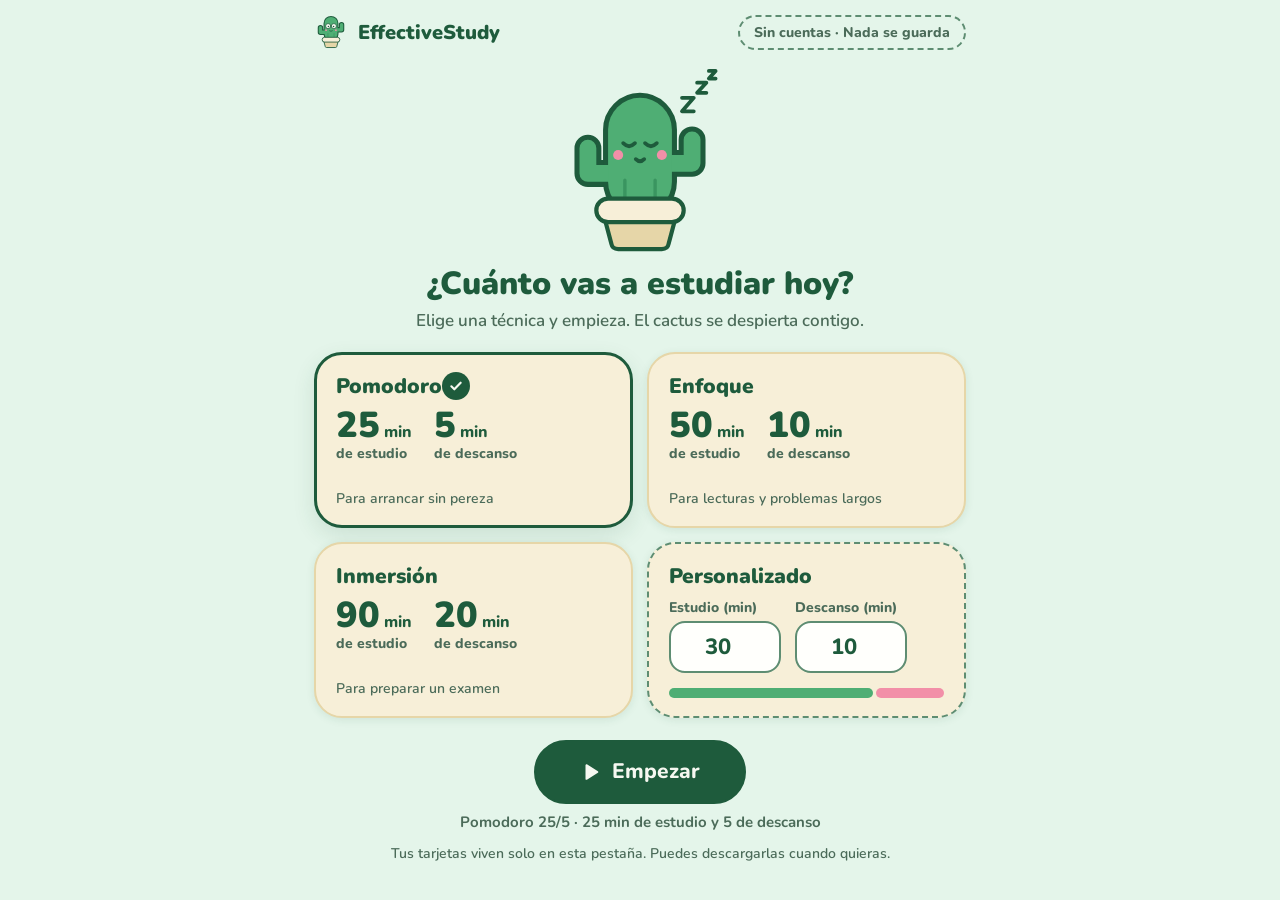
<file: index.html>
<!doctype html>
<html lang="es">
<head>
<meta charset="utf-8">
<meta name="viewport" content="width=device-width, initial-scale=1">
<title>EffectiveStudy</title>
<link rel="icon" type="image/svg+xml" href="data:image/svg+xml,%3Csvg xmlns=%22http://www.w3.org/2000/svg%22 viewBox=%220 0 200 228%22 fill=%22none%22%3E%3Cg fill=%22none%22 stroke=%22%231E5B3C%22 stroke-width=%2232%22 stroke-linecap=%22round%22 stroke-linejoin=%22round%22%3E%3Cpath d=%22M70 130H38V104%22/%3E%3Cpath d=%22M130 116H162V86%22/%3E%3C/g%3E%3Crect x=%2262%22 y=%2240%22 width=%2276%22 height=%22138%22 rx=%2238%22 fill=%22%231E5B3C%22 stroke=%22%231E5B3C%22 stroke-width=%2212%22/%3E%3Cg fill=%22none%22 stroke=%22%234FAE74%22 stroke-width=%2220%22 stroke-linecap=%22round%22 stroke-linejoin=%22round%22%3E%3Cpath d=%22M70 130H38V104%22/%3E%3Cpath d=%22M130 116H162V86%22/%3E%3C/g%3E%3Crect x=%2262%22 y=%2240%22 width=%2276%22 height=%22138%22 rx=%2238%22 fill=%22%234FAE74%22/%3E%3Cpath d=%22M82 138V158M118 138V158%22 stroke=%22%233A9560%22 stroke-width=%224%22 stroke-linecap=%22round%22/%3E%3Ccircle cx=%2283%22 cy=%2294%22 r=%2215%22 fill=%22%23F6F8F1%22 stroke=%22%231E5B3C%22 stroke-width=%224.5%22/%3E%3Ccircle cx=%22117%22 cy=%2294%22 r=%2215%22 fill=%22%23F6F8F1%22 stroke=%22%231E5B3C%22 stroke-width=%224.5%22/%3E%3Cpath d=%22M98 92Q100 89 102 92%22 stroke=%22%231E5B3C%22 stroke-width=%224.5%22 stroke-linecap=%22round%22/%3E%3Ccircle cx=%2285%22 cy=%2296%22 r=%224.5%22 fill=%22%231E5B3C%22/%3E%3Ccircle cx=%22115%22 cy=%2296%22 r=%224.5%22 fill=%22%231E5B3C%22/%3E%3Cpath d=%22M92 122Q100 128 108 122%22 stroke=%22%231E5B3C%22 stroke-width=%224.5%22 stroke-linecap=%22round%22/%3E%3Ccircle cx=%2271%22 cy=%22118%22 r=%225%22 fill=%22%23F28FA8%22/%3E%3Ccircle cx=%22129%22 cy=%22118%22 r=%225%22 fill=%22%23F28FA8%22/%3E%3Cpath d=%22M58 184H142L134 214Q133 220 126 220H74Q67 220 66 214Z%22 fill=%22%23E6D6A8%22 stroke=%22%231E5B3C%22 stroke-width=%225%22 stroke-linejoin=%22round%22/%3E%3Crect x=%2248%22 y=%22160%22 width=%22104%22 height=%2228%22 rx=%2214%22 fill=%22%23F7EFD8%22 stroke=%22%231E5B3C%22 stroke-width=%225%22/%3E%3C/svg%3E">
<link rel="preconnect" href="https://fonts.googleapis.com">
<link rel="preconnect" href="https://fonts.gstatic.com" crossorigin>
<link href="https://fonts.googleapis.com/css2?family=Nunito:wght@500;600;700;800;900&family=JetBrains+Mono:wght@700;800&display=swap" rel="stylesheet">
<link rel="stylesheet" href="css/styles.css">
</head>
<body>
<div class="app">

  <!-- Encabezado: aparece en todas las vistas -->
  <header class="cabecera">
    <div class="marca">
      <span id="cactus-mini"></span>
      <span class="marca-nombre">EffectiveStudy</span>
    </div>
    <span class="lbl insignia punteada" id="insignia-cabecera">Sin cuentas · Nada se guarda</span>
  </header>

  <main>

    <!-- VISTA 1: Inicio -->
    <section class="vista inicio" data-vista="inicio" aria-labelledby="titulo-inicio">
      <span id="cactus-inicio"></span>
      <h1 id="titulo-inicio" tabindex="-1">¿Cuánto vas a estudiar hoy?</h1>
      <p class="subtitulo">Elige una técnica y empieza. El cactus se despierta contigo.</p>

      <div class="tecnicas" role="group" aria-label="Técnicas populares">

        <button class="tec on" type="button" aria-pressed="true" data-nombre="Pomodoro" data-estudio="25" data-descanso="5">
          <div class="tec-top">
            <h2>Pomodoro</h2>
            <span class="check"><svg width="16" height="16" viewBox="0 0 24 24" fill="none" stroke="currentColor" stroke-width="3.2" stroke-linecap="round" stroke-linejoin="round" aria-hidden="true"><path d="M5 12.5l4.5 4.5L19 7"/></svg></span>
          </div>
          <div class="tec-tiempos">
            <div><div class="num">25<span> min</span></div><div class="lbl">de estudio</div></div>
            <div><div class="num">5<span> min</span></div><div class="lbl">de descanso</div></div>
          </div>
          <div class="bar" aria-hidden="true"><span class="est" style="flex:25"></span><span class="des" style="flex:5"></span></div>
          <span class="tec-nota">Para arrancar sin pereza</span>
        </button>

        <button class="tec" type="button" aria-pressed="false" data-nombre="Enfoque" data-estudio="50" data-descanso="10">
          <div class="tec-top">
            <h2>Enfoque</h2>
            <span class="check"><svg width="16" height="16" viewBox="0 0 24 24" fill="none" stroke="currentColor" stroke-width="3.2" stroke-linecap="round" stroke-linejoin="round" aria-hidden="true"><path d="M5 12.5l4.5 4.5L19 7"/></svg></span>
          </div>
          <div class="tec-tiempos">
            <div><div class="num">50<span> min</span></div><div class="lbl">de estudio</div></div>
            <div><div class="num">10<span> min</span></div><div class="lbl">de descanso</div></div>
          </div>
          <div class="bar" aria-hidden="true"><span class="est" style="flex:50"></span><span class="des" style="flex:10"></span></div>
          <span class="tec-nota">Para lecturas y problemas largos</span>
        </button>

        <button class="tec" type="button" aria-pressed="false" data-nombre="Inmersión" data-estudio="90" data-descanso="20">
          <div class="tec-top">
            <h2>Inmersión</h2>
            <span class="check"><svg width="16" height="16" viewBox="0 0 24 24" fill="none" stroke="currentColor" stroke-width="3.2" stroke-linecap="round" stroke-linejoin="round" aria-hidden="true"><path d="M5 12.5l4.5 4.5L19 7"/></svg></span>
          </div>
          <div class="tec-tiempos">
            <div><div class="num">90<span> min</span></div><div class="lbl">de estudio</div></div>
            <div><div class="num">20<span> min</span></div><div class="lbl">de descanso</div></div>
          </div>
          <div class="bar" aria-hidden="true"><span class="est" style="flex:90"></span><span class="des" style="flex:20"></span></div>
          <span class="tec-nota">Para preparar un examen</span>
        </button>

        <!-- Personalizado: no es un solo botón porque contiene campos; su título sí es un botón -->
        <div class="tec custom" id="tec-custom" role="group" aria-labelledby="t-custom" data-nombre="Personalizado">
          <div class="tec-top">
            <h2 id="t-custom"><button class="tec-titulo" id="custom-boton" type="button" aria-pressed="false">Personalizado</button></h2>
            <span class="check"><svg width="16" height="16" viewBox="0 0 24 24" fill="none" stroke="currentColor" stroke-width="3.2" stroke-linecap="round" stroke-linejoin="round" aria-hidden="true"><path d="M5 12.5l4.5 4.5L19 7"/></svg></span>
          </div>
          <div class="tec-campos">
            <label><span class="lbl">Estudio (min)</span><input class="campo" id="custom-estudio" type="number" inputmode="numeric" min="1" max="180" step="1" value="30" aria-describedby="custom-error"></label>
            <label><span class="lbl">Descanso (min)</span><input class="campo" id="custom-descanso" type="number" inputmode="numeric" min="1" max="60" step="1" value="10" aria-describedby="custom-error"></label>
          </div>
          <p class="tec-error" id="custom-error" role="status" hidden></p>
          <div class="bar" aria-hidden="true"><span class="est" id="custom-barra-est" style="flex:30"></span><span class="des" id="custom-barra-des" style="flex:10"></span></div>
        </div>

      </div>

      <button class="btn btn-p btn-lg" id="boton-empezar" type="button">
        <svg width="22" height="22" viewBox="0 0 24 24" fill="currentColor" stroke="currentColor" stroke-width="2" stroke-linejoin="round" aria-hidden="true"><path d="M7 4.5v15l12-7.5z"/></svg>Empezar
      </button>
      <p class="resumen" id="resumen">Pomodoro 25/5 · 25 min de estudio y 5 de descanso</p>
      <p class="aviso">Tus tarjetas viven solo en esta pestaña. Puedes descargarlas cuando quieras.</p>
    </section>

    <!-- VISTA 2: Sesión de estudio. El cronómetro queda fijo arriba; solo el panel de abajo hace scroll. -->
    <section class="vista sesion" data-vista="estudio" aria-labelledby="titulo-sesion" hidden>
      <h1 class="solo-lectores" id="titulo-sesion">Sesión de estudio</h1>
      <section class="zona reloj" aria-labelledby="titulo-reloj">
        <h2 class="solo-lectores" id="titulo-reloj">Cronómetro</h2>
        <div class="reloj-top">
          <span class="estado"><span class="punto"></span><span id="etiqueta-fase">Estudiando</span></span>
          <span class="lbl" id="etiqueta-bloque">Bloque 1</span>
        </div>
        <div class="reloj-medio">
          <span id="cactus-reloj"></span>
          <div class="mono tiempo" id="tiempo" role="timer" aria-label="25 minutos 0 segundos">25:00</div>
        </div>
        <div class="progreso" aria-hidden="true"><div id="progreso-barra"></div></div>
        <div class="reloj-botones">
          <button class="btn btn-p" id="boton-pausa" type="button"></button>
          <button class="btn btn-s" id="boton-reiniciar" type="button">
            <svg width="22" height="22" viewBox="0 0 24 24" fill="none" stroke="currentColor" stroke-width="2.5" stroke-linecap="round" stroke-linejoin="round" aria-hidden="true"><path d="M4 12a8 8 0 1 0 3-6.2M4 4v4.5h4.5"/></svg>Reiniciar
          </button>
          <span class="espacio"></span>
          <button class="btn btn-g btn-sm" id="boton-cambiar" type="button">
            <svg width="20" height="20" viewBox="0 0 24 24" fill="none" stroke="currentColor" stroke-width="2.5" stroke-linecap="round" stroke-linejoin="round" aria-hidden="true"><path d="M19 12H5M11 6l-6 6 6 6"/></svg>Cambiar tiempo
          </button>
        </div>
      </section>

      <section class="zona panel" aria-labelledby="titulo-panel">
        <h2 class="solo-lectores" id="titulo-panel">Panel de estudio</h2>
        <div class="tabs" role="tablist" aria-label="Pestañas del panel">
          <button class="tab on" id="tab-flashcards" type="button" role="tab" aria-selected="true" aria-controls="panel-flashcards" data-pestana="flashcards">Flashcards <span class="badge" id="badge-tarjetas">0</span></button>
          <button class="tab" id="tab-ideas" type="button" role="tab" aria-selected="false" aria-controls="panel-ideas" data-pestana="ideas" tabindex="-1">Ideas clave <span class="badge" id="badge-ideas">0</span></button>
          <button class="tab" id="tab-repaso" type="button" role="tab" aria-selected="false" aria-controls="panel-repaso" data-pestana="repaso" tabindex="-1">Repaso</button>
        </div>

        <div class="panel-cuerpo">

          <!-- Formulario de materia: es uno solo y se coloca bajo los chips de la pestaña activa -->
          <form class="form-materia" id="form-materia" novalidate hidden>
            <label class="lbl" for="materia-nombre" id="materia-etiqueta">Nueva materia</label>
            <div class="fila-materia">
              <input class="campo" id="materia-nombre" type="text" maxlength="40" autocomplete="off" placeholder="Nombre de la materia, ej. Microeconomía" aria-describedby="materia-msg">
              <button class="btn btn-p btn-sm" type="submit"><svg width="20" height="20" viewBox="0 0 24 24" fill="none" stroke="currentColor" stroke-width="2.6" stroke-linecap="round" aria-hidden="true"><path d="M12 5v14M5 12h14"/></svg>Crear materia</button>
              <button class="btn btn-g btn-sm" id="materia-cancelar" type="button">Cancelar</button>
            </div>
            <p class="msg-error" id="materia-msg" role="alert" hidden></p>
          </form>

          <!-- PESTAÑA: Flashcards -->
          <div role="tabpanel" id="panel-flashcards" aria-labelledby="tab-flashcards">
            <div class="chips js-chips" data-tipo="tarjetas" role="group" aria-label="Filtrar por materia"></div>
            <div class="slot-materia"></div>

            <div class="card nueva-tarjeta" id="nueva-tarjeta" hidden>
              <div class="nueva-top">
                <h3>Nueva tarjeta</h3>
                <span class="lbl" id="tarjeta-materia">en materia</span>
              </div>
              <div class="nueva-campos">
                <label><span class="lbl">Pregunta</span><textarea class="campo" id="tarjeta-pregunta" rows="2" placeholder="¿Qué quieres recordar?"></textarea></label>
                <label><span class="lbl">Respuesta</span><textarea class="campo" id="tarjeta-respuesta" rows="2" placeholder="Escríbela con tus palabras"></textarea></label>
              </div>
              <p class="msg-error" id="tarjeta-msg" role="alert" hidden></p>
              <div class="nueva-pie">
                <span class="lbl"><kbd>Ctrl</kbd> + <kbd>Enter</kbd> para guardar</span>
                <button class="btn btn-p btn-sm" id="tarjeta-guardar" type="button"><svg width="20" height="20" viewBox="0 0 24 24" fill="none" stroke="currentColor" stroke-width="2.6" stroke-linecap="round" aria-hidden="true"><path d="M12 5v14M5 12h14"/></svg>Añadir tarjeta</button>
              </div>
            </div>
            <p class="card elegir-materia" id="elegir-materia" hidden>Elige una materia arriba para añadir tarjetas.</p>

            <div class="lista-tarjetas" id="lista-tarjetas"></div>

            <div class="vacio-grande" id="vacio-tarjetas">
              <svg width="132" height="104" viewBox="0 0 132 104" fill="none" aria-hidden="true"><rect x="20" y="26" width="84" height="60" rx="14" transform="rotate(-8 62 56)" fill="#E6D6A8" stroke="#1E5B3C" stroke-width="4"/><rect x="30" y="18" width="84" height="60" rx="14" fill="#F7EFD8" stroke="#1E5B3C" stroke-width="4"/><path d="M46 40H98M46 54H76" stroke="#1E5B3C" stroke-width="4" stroke-linecap="round"/><circle cx="108" cy="22" r="8" fill="#F28FA8" stroke="#1E5B3C" stroke-width="3.5"/><path d="M108 30V44" stroke="#1E5B3C" stroke-width="3.5" stroke-linecap="round"/></svg>
              <h3>Aún no tienes tarjetas</h3>
              <p id="vacio-tarjetas-texto"></p>
            </div>
          </div>

          <!-- PESTAÑA: Ideas clave (Fase 5) -->
          <div role="tabpanel" id="panel-ideas" aria-labelledby="tab-ideas" hidden>
            <div class="chips js-chips" data-tipo="ideas" role="group" aria-label="Filtrar por materia"></div>
            <div class="slot-materia"></div>

            <form class="nueva-idea" id="form-idea" novalidate hidden>
              <div class="nueva-idea-fila">
                <div class="nueva-idea-campo">
                  <label class="lbl" for="idea-texto" id="idea-etiqueta">Nueva idea</label>
                  <input class="campo" id="idea-texto" type="text" maxlength="120" autocomplete="off" placeholder="Una frase corta que no quieras olvidar" aria-describedby="idea-ayuda idea-msg">
                </div>
                <button class="btn btn-p btn-sm" type="submit"><svg width="20" height="20" viewBox="0 0 24 24" fill="none" stroke="currentColor" stroke-width="2.6" stroke-linecap="round" aria-hidden="true"><path d="M12 5v14M5 12h14"/></svg>Agregar</button>
              </div>
              <p class="lbl ayuda-idea" id="idea-ayuda">Enter para agregar · <span id="idea-contador">0 / 120</span></p>
              <p class="msg-error" id="idea-msg" role="alert" hidden></p>
            </form>
            <p class="card elegir-materia" id="elegir-materia-ideas" hidden>Elige una materia arriba para añadir ideas.</p>

            <ul class="lista-ideas" id="lista-ideas"></ul>

            <div class="vacio-grande compacto" id="vacio-ideas">
              <svg width="96" height="84" viewBox="0 0 96 84" fill="none" aria-hidden="true"><rect x="16" y="10" width="56" height="62" rx="12" fill="#F7EFD8" stroke="#1E5B3C" stroke-width="4"/><path d="M28 28H60M28 40H60M28 52H46" stroke="#1E5B3C" stroke-width="4" stroke-linecap="round"/><circle cx="74" cy="18" r="9" fill="#F28FA8" stroke="#1E5B3C" stroke-width="3.5"/></svg>
              <h3>Aún no hay ideas</h3>
              <p>Anota frases cortas que no quieras olvidar: una fórmula, una fecha, una definición.</p>
              <button class="btn btn-p btn-sm" id="idea-primera" type="button">Escribir mi primera idea</button>
            </div>
          </div>

          <!-- PESTAÑA: Repaso (Fase 6) -->
          <div role="tabpanel" id="panel-repaso" aria-labelledby="tab-repaso" hidden>
            <!-- Sin tarjetas -->
            <div class="vacio-grande compacto" id="repaso-vacio" hidden>
              <svg width="96" height="84" viewBox="0 0 96 84" fill="none" aria-hidden="true"><rect x="12" y="14" width="52" height="40" rx="10" transform="rotate(-8 38 34)" fill="#E6D6A8" stroke="#1E5B3C" stroke-width="4"/><rect x="26" y="22" width="52" height="40" rx="10" fill="#F7EFD8" stroke="#1E5B3C" stroke-width="4"/><path d="M38 42H66" stroke="#1E5B3C" stroke-width="4" stroke-linecap="round"/><circle cx="78" cy="22" r="9" fill="#F28FA8" stroke="#1E5B3C" stroke-width="3.5"/></svg>
              <h3>Nada que repasar aún</h3>
              <p>Crea al menos una tarjeta y vuelve aquí. Las que no sepas volverán a aparecer.</p>
              <button class="btn btn-p btn-sm" id="repaso-ir-flash" type="button">Ir a Flashcards</button>
            </div>

            <div id="repaso-cuerpo" hidden>
              <div class="repaso-top">
                <div class="repaso-titulo">
                  <h3 id="repaso-ronda">Ronda 1</h3>
                  <label class="solo-lectores" for="repaso-materia">Materia a repasar</label>
                  <select class="campo" id="repaso-materia"></select>
                </div>
                <span class="repaso-pos" id="repaso-pos"></span>
              </div>

              <!-- La tarjeta en juego -->
              <div id="repaso-juego">
                <div class="segs" id="repaso-segs" role="img"></div>
                <p class="lbl repaso-cuenta" id="repaso-cuenta"></p>
                <div class="repaso-carta">
                  <div class="repaso-carta-top">
                    <span class="pill" id="repaso-pill-materia"></span>
                    <span class="pill dark" id="repaso-pill-respuesta" hidden>Respuesta</span>
                  </div>
                  <p class="repaso-pregunta" id="repaso-pregunta"></p>
                  <div class="repaso-respuesta" id="repaso-respuesta" tabindex="-1" hidden></div>
                </div>
                <div class="rate-fila" id="repaso-acciones"></div>
                <p class="lbl repaso-ayuda" id="repaso-ayuda">«No la sé» vuelve en 3 tarjetas. «Dudo» vuelve al final de la ronda. «La sé» sale de la ronda.</p>
              </div>

              <!-- Fin de la ronda -->
              <div class="card fin-ronda" id="repaso-fin" hidden>
                <h3 id="repaso-fin-titulo" tabindex="-1">¡Ronda completa!</h3>
                <p id="repaso-fin-texto" aria-live="polite"></p>
                <div class="fin-ronda-botones">
                  <button class="btn btn-p btn-sm" id="repaso-otra" type="button">Repasar otra ronda</button>
                  <button class="btn btn-s btn-sm" id="repaso-volver" type="button">Volver a Flashcards</button>
                </div>
              </div>
            </div>
          </div>

          <!-- Aviso breve con "Deshacer" (compartido por tarjetas e ideas) -->
          <div class="aviso-breve" id="aviso-breve" role="status" hidden>
            <span id="aviso-texto"></span>
            <button class="btn btn-g btn-sm" id="aviso-deshacer" type="button">Deshacer</button>
          </div>
        </div>

        <!-- Pie del panel: siempre visible -->
        <div class="panel-pie">
          <button class="btn btn-s btn-sm" id="boton-descargar" type="button" disabled>
            <svg width="20" height="20" viewBox="0 0 24 24" fill="none" stroke="currentColor" stroke-width="2.5" stroke-linecap="round" stroke-linejoin="round" aria-hidden="true"><path d="M12 4v11M7 11l5 5 5-5M5 20h14"/></svg>Descargar mis tarjetas
          </button>
          <span class="nota-pie" id="nota-descarga">Las tarjetas no se guardan al cerrar la pestaña.</span>
        </div>
      </section>
    </section>

    <!-- VISTA 3: Fin de bloque -->
    <section class="vista" data-vista="fin-bloque" aria-labelledby="titulo-fin" hidden>
      <div class="zona fin-bloque">
        <span id="cactus-fin"></span>
        <h1 id="titulo-fin" tabindex="-1">¡Bloque terminado!</h1>
        <p class="fin-mensaje" id="mensaje-fin" aria-live="polite"></p>
        <div class="stats">
          <div class="stat"><b id="stat-tarjetas">0</b><span id="stat-tarjetas-txt">tarjetas creadas</span></div>
          <div class="stat"><b id="stat-ideas">0</b><span id="stat-ideas-txt">ideas clave</span></div>
        </div>
        <div class="fin-botones">
          <button class="btn btn-p" id="boton-descanso" type="button">
            <svg width="22" height="22" viewBox="0 0 24 24" fill="currentColor" stroke="currentColor" stroke-width="2" stroke-linejoin="round" aria-hidden="true"><path d="M7 4.5v15l12-7.5z"/></svg><span id="texto-descanso">Empezar descanso</span>
          </button>
          <button class="btn btn-s" id="boton-otro-bloque" type="button">Otro bloque</button>
        </div>
        <button class="btn btn-g btn-sm" id="boton-descargar-fin" type="button" disabled>
          <svg width="20" height="20" viewBox="0 0 24 24" fill="none" stroke="currentColor" stroke-width="2.5" stroke-linecap="round" stroke-linejoin="round" aria-hidden="true"><path d="M12 4v11M7 11l5 5 5-5M5 20h14"/></svg>Descargar mis tarjetas
        </button>
      </div>
    </section>

    <!-- VISTA 4: Descanso -->
    <section class="vista descanso" data-vista="descanso" aria-labelledby="titulo-descanso" hidden>
      <h1 class="solo-lectores" id="titulo-descanso">Descanso</h1>
      <section class="zona reloj" aria-label="Cuenta regresiva del descanso">
        <div class="reloj-top">
          <span class="estado"><span class="punto rosa"></span><span id="etiqueta-descanso">Descanso</span></span>
          <span class="lbl insignia-campana" id="insignia-campana"><svg width="16" height="16" viewBox="0 0 24 24" fill="none" stroke="currentColor" stroke-width="2.4" stroke-linecap="round" stroke-linejoin="round" aria-hidden="true"><path d="M6 16V11a6 6 0 0 1 12 0v5l2 2H4zM10 21h4"/></svg>Campana suave al terminar</span>
        </div>
        <div class="reloj-medio">
          <span id="cactus-descanso"></span>
          <div class="mono tiempo grande" id="tiempo-descanso" role="timer" aria-label="5 minutos 0 segundos">05:00</div>
        </div>
        <div class="progreso" aria-hidden="true"><div id="progreso-descanso"></div></div>
        <div class="reloj-botones">
          <button class="btn btn-p" id="boton-pausa-descanso" type="button"></button>
          <button class="btn btn-s" id="boton-saltar" type="button">
            <svg width="22" height="22" viewBox="0 0 24 24" fill="none" stroke="currentColor" stroke-width="2.5" stroke-linecap="round" stroke-linejoin="round" aria-hidden="true"><path d="M5 5l9 7-9 7zM18 5v14"/></svg>Saltar descanso
          </button>
          <button class="btn btn-p" id="boton-siguiente" type="button" hidden>
            <svg width="22" height="22" viewBox="0 0 24 24" fill="currentColor" stroke="currentColor" stroke-width="2" stroke-linejoin="round" aria-hidden="true"><path d="M7 4.5v15l12-7.5z"/></svg><span id="texto-siguiente">Empezar bloque 2</span>
          </button>
          <span class="espacio"></span>
          <button class="btn btn-g btn-sm" id="boton-cambiar-descanso" type="button">
            <svg width="20" height="20" viewBox="0 0 24 24" fill="none" stroke="currentColor" stroke-width="2.5" stroke-linecap="round" stroke-linejoin="round" aria-hidden="true"><path d="M19 12H5M11 6l-6 6 6 6"/></svg>Cambiar tiempo
          </button>
        </div>
        <p class="solo-lectores" id="descanso-aviso" aria-live="polite"></p>
      </section>

      <section class="zona consejos" aria-label="Ideas para descansar">
        <h2>Mientras descansas</h2>
        <div class="tips">
          <div class="tip"><span class="ico"><svg width="26" height="26" viewBox="0 0 24 24" fill="none" stroke="currentColor" stroke-width="2.2" stroke-linecap="round" stroke-linejoin="round" aria-hidden="true"><path d="M12 3.5c3 4 6 7 6 10.5a6 6 0 0 1-12 0C6 10.5 9 7.5 12 3.5z"/></svg></span>Toma un vaso de agua</div>
          <div class="tip"><span class="ico"><svg width="26" height="26" viewBox="0 0 24 24" fill="none" stroke="currentColor" stroke-width="2.2" stroke-linecap="round" stroke-linejoin="round" aria-hidden="true"><circle cx="12" cy="4.5" r="2"/><path d="M12 8v6M5 10l7 1 7-1M9 21l3-7 3 7"/></svg></span>Estira cuello y espalda</div>
          <div class="tip"><span class="ico"><svg width="26" height="26" viewBox="0 0 24 24" fill="none" stroke="currentColor" stroke-width="2.2" stroke-linecap="round" stroke-linejoin="round" aria-hidden="true"><path d="M2 12s4-7 10-7 10 7 10 7-4 7-10 7S2 12 2 12z"/><circle cx="12" cy="12" r="3"/></svg></span>Mira algo lejano 20 segundos</div>
        </div>
      </section>
    </section>

  </main>
</div>

<!-- Aviso al pulsar "Cambiar tiempo" si hay tarjetas o ideas -->
<div class="modal" id="modal-salir" hidden>
  <div class="modal-caja" role="dialog" aria-modal="true" aria-labelledby="modal-titulo">
    <div class="modal-cab">
      <span id="cactus-modal"></span>
      <div>
        <h2 id="modal-titulo">Tus tarjetas no se guardan.</h2>
        <p>¿Descargarlas antes de salir?</p>
      </div>
    </div>
    <div class="modal-botones">
      <button class="btn btn-p" id="modal-descargar" type="button">
        <svg width="22" height="22" viewBox="0 0 24 24" fill="none" stroke="currentColor" stroke-width="2.5" stroke-linecap="round" stroke-linejoin="round" aria-hidden="true"><path d="M12 4v11M7 11l5 5 5-5M5 20h14"/></svg>Descargar mis tarjetas
      </button>
      <button class="btn btn-s" id="modal-continuar" type="button">Continuar sin descargar</button>
      <button class="btn btn-g btn-sm" id="modal-seguir" type="button">Seguir estudiando</button>
    </div>
    <p class="lbl modal-estado" id="modal-estado" role="status"></p>
  </div>
</div>

<!-- Scripts clásicos (sin módulos) para que abra con doble clic. El orden importa. -->
<script src="js/state.js"></script>
<script src="js/timer.js"></script>
<script src="js/sound.js"></script>
<script src="js/cactus.js"></script>
<script src="js/cards.js"></script>
<script src="js/review.js"></script>
<script src="js/app.js"></script>
</body>
</html>
</file>
<file: css/styles.css>
/* EffectiveStudy · estilos
   Los nombres de variables y clases son los mismos del diseño (diseno/09 y 10). */

/* ---------- Variables (colores y sombras guardados una sola vez) ---------- */
:root {
  --menta: #E4F5EA;
  --crema: #F6F8F1;
  --cactus: #4FAE74;
  --bosque: #1E5B3C;
  --arena: #F7EFD8;
  --rosa: #F28FA8;
  --arena-borde: #E6D6A8;
  --menta-media: #CBE9D5;
  --rosa-claro: #FCE3EA;
  --suave: #4B6B59;
  --campo: #FFFFFC;
  --borde-campo: #5E8D72;
  --bosque-hover: #174A31; /* hover del botón primario (en el diseño es un color suelto) */
  --sombra-sm: 0 2px 8px rgba(30, 91, 60, .10);
  --sombra-md: 0 8px 22px rgba(30, 91, 60, .12);
  --sombra-lg: 0 18px 44px rgba(30, 91, 60, .20);
}

/* ---------- Base ---------- */
* { box-sizing: border-box; }
body {
  margin: 0;
  font-family: 'Nunito', system-ui, sans-serif;
  font-size: 16px;
  color: var(--bosque);
  background: var(--menta);
}
h1, h2, h3, p, ul { margin: 0; padding: 0; }
[hidden] { display: none !important; } /* lo oculto debe quedar oculto aunque otra clase diga display */
button, input, textarea, select { font: inherit; color: inherit; }
.mono { font-family: 'JetBrains Mono', ui-monospace, Menlo, monospace; }
.lbl { font-size: 14px; font-weight: 800; color: var(--suave); }

/* ---------- Botones ---------- */
.btn {
  display: inline-flex; align-items: center; justify-content: center; gap: 10px;
  height: 52px; padding: 0 26px;
  border: 2px solid var(--bosque); border-radius: 999px;
  font-size: 17px; font-weight: 800; line-height: 1;
  text-decoration: none; cursor: pointer; white-space: nowrap;
  transition: background-color 150ms, color 150ms, box-shadow 150ms;
}
.btn-p { background: var(--bosque); color: var(--crema); }
.btn-p:hover { background: var(--bosque-hover); }
.btn-s { background: var(--crema); color: var(--bosque); }
.btn-s:hover { background: var(--arena); }
.btn-g {
  background: transparent; border-color: transparent; color: var(--bosque);
  padding: 0 14px; text-decoration: underline; text-underline-offset: 4px;
}
.btn-g:hover { background: var(--menta-media); }
.btn-sm { height: 44px; padding: 0 18px; font-size: 15px; }
.btn-lg { height: 64px; padding: 0 44px; font-size: 21px; }
.btn:focus-visible { outline: 3px solid var(--bosque); outline-offset: 3px; }
.btn:disabled {
  background: var(--menta-media); border-color: var(--menta-media);
  color: var(--suave); cursor: not-allowed;
}

/* ---------- Cactus ---------- */
/* Contenedor de tamaño fijo; cada estado es una capa que se funde (250 ms). */
.cactus { position: relative; display: inline-block; line-height: 0; flex: none; }
.cactus svg {
  position: absolute; inset: 0; width: 100%; height: 100%;
  opacity: 1; transition: opacity 250ms ease;
}
.cactus svg.entra { opacity: 0; }
.cactus svg.sale { opacity: 0; }

/* ---------- Estructura general ---------- */
.app { max-width: 700px; margin: 0 auto; padding: 0 24px 24px; }
.cabecera { height: 64px; display: flex; align-items: center; justify-content: space-between; }
.marca { display: flex; align-items: center; gap: 10px; }
.marca-nombre { font-size: 20px; font-weight: 900; }
.insignia { padding: 6px 14px; border-radius: 999px; background: var(--crema); }
.insignia.punteada { background: transparent; border: 2px dashed var(--borde-campo); }
.vista[hidden] { display: none; }
.vista:focus, h1:focus, h2:focus { outline: none; }
.zona { background: var(--crema); border-radius: 32px; box-shadow: var(--sombra-md); }

/* ---------- Campos ---------- */
.campo {
  width: 100%; border: 2px solid var(--borde-campo); border-radius: 16px;
  background: var(--campo); padding: 12px 14px; font-size: 16px; font-weight: 600; resize: none;
}
.campo:focus-visible { outline: 3px solid var(--bosque); outline-offset: 3px; }
.campo::placeholder { color: var(--suave); opacity: 1; }

/* ---------- Inicio ---------- */
.inicio { display: flex; flex-direction: column; align-items: center; }
.inicio h1 { margin-top: 4px; font-size: 32px; font-weight: 900; line-height: 1.15; text-align: center; }
.inicio .subtitulo { margin-top: 6px; font-size: 17px; font-weight: 600; color: var(--suave); text-align: center; }
.tecnicas { width: 100%; margin-top: 20px; display: grid; grid-template-columns: repeat(2, minmax(0, 1fr)); gap: 14px; }

/* Tarjeta de técnica */
.tec {
  display: flex; flex-direction: column; gap: 8px; text-align: left;
  padding: 18px 20px; min-height: 172px;
  background: var(--arena); border: 2px solid var(--arena-borde); border-radius: 28px;
  box-shadow: var(--sombra-sm); cursor: pointer; color: var(--bosque);
  transition: box-shadow 150ms, border-color 150ms;
}
.tec:hover { box-shadow: var(--sombra-md); }
.tec:focus-visible { outline: 3px solid var(--bosque); outline-offset: 3px; }
.tec.on { border: 3px solid var(--bosque); padding: 17px 19px; box-shadow: var(--sombra-md); }
.tec.custom { border: 2px dashed var(--borde-campo); cursor: default; }
.tec.custom.on { border: 3px solid var(--bosque); padding: 17px 19px; }
.tec-top { display: flex; align-items: center; justify-content: space-between; }
.tec h2 { font-size: 21px; font-weight: 900; }
.tec-titulo { padding: 9px 0; margin: -9px 0; border: 0; background: transparent; font-size: 21px; font-weight: 900; cursor: pointer; } /* el relleno da 44 px de alto sin mover nada */
.tec-titulo:focus-visible { outline: 3px solid var(--bosque); outline-offset: 3px; border-radius: 8px; }
.tec .check {
  display: none; width: 28px; height: 28px; border-radius: 50%;
  background: var(--bosque); color: var(--crema); align-items: center; justify-content: center;
}
.tec.on .check { display: inline-flex; }
.tec-tiempos { display: flex; gap: 22px; }
.num { font-size: 36px; font-weight: 900; line-height: 1; }
.num span { font-size: 16px; font-weight: 800; }
.bar { display: flex; gap: 3px; height: 10px; margin-top: auto; }
.bar span { border-radius: 5px; }
.bar .est { background: var(--cactus); }
.bar .des { background: var(--rosa); }
.tec-nota { font-size: 14px; font-weight: 600; color: var(--suave); }
.tec-campos { display: flex; gap: 14px; }
.tec-campos label { display: flex; flex-direction: column; gap: 4px; }
.tec-campos .campo { width: 112px; height: 52px; padding: 0; font-size: 22px; font-weight: 800; text-align: center; }
.tec-error { display: flex; align-items: flex-start; gap: 6px; font-size: 14px; font-weight: 700; line-height: 1.3; }
.tec-error[hidden] { display: none; }
.tec-error svg { flex: none; margin-top: 1px; }

.inicio .btn-lg { margin-top: 22px; }
.inicio .resumen { margin-top: 8px; font-size: 15px; font-weight: 700; color: var(--suave); }
.inicio .aviso { margin-top: 12px; font-size: 14px; font-weight: 600; color: var(--suave); text-align: center; }

/* ---------- Sesión de estudio ---------- */
/* En la sesión la página ocupa toda la altura de la ventana: el cronómetro queda fijo
   arriba y solo el panel de abajo hace scroll. */
body.en-sesion .app { height: 100vh; height: 100dvh; display: flex; flex-direction: column; }
body.en-sesion main { flex: 1; min-height: 0; display: flex; flex-direction: column; }
.sesion { flex: 1; min-height: 0; display: flex; flex-direction: column; gap: 16px; }
.reloj { flex: none; padding: 20px 24px 22px; }
.reloj-top { display: flex; align-items: center; justify-content: space-between; }
.estado { display: inline-flex; align-items: center; gap: 8px; font-size: 15px; font-weight: 800; }
.punto { width: 10px; height: 10px; border-radius: 50%; background: var(--cactus); }
.reloj-medio { margin-top: 6px; display: flex; align-items: center; justify-content: center; gap: 20px; }
.tiempo { font-size: 116px; font-weight: 800; line-height: 1; letter-spacing: -.02em; }
.progreso { margin-top: 14px; height: 12px; border-radius: 6px; background: var(--menta-media); overflow: hidden; }
.progreso div { width: 0; height: 100%; border-radius: 6px; background: var(--cactus); }
.reloj-botones { margin-top: 16px; display: flex; align-items: center; gap: 12px; }
.reloj-botones .espacio { flex: 1; }
.panel { flex: 1; min-height: 0; padding: 16px 20px 20px; }

/* ---------- Panel: pestañas, chips, campos ---------- */
.tabs { display: flex; gap: 4px; padding: 5px; background: var(--menta); border-radius: 999px; flex: none; }
.tab {
  flex: 1; display: flex; align-items: center; justify-content: center; gap: 8px;
  height: 46px; border: 0; border-radius: 999px; background: transparent;
  font-size: 16px; font-weight: 800; color: var(--bosque); cursor: pointer;
  transition: background-color 150ms, color 150ms;
}
.tab:hover:not(.on) { background: var(--menta-media); }
.tab.on { background: var(--bosque); color: var(--crema); }
.tab:focus-visible { outline: 3px solid var(--bosque); outline-offset: 3px; }
.badge {
  min-width: 24px; height: 24px; padding: 0 7px; border-radius: 12px;
  background: var(--menta-media); color: var(--bosque);
  font-size: 13px; font-weight: 800; display: inline-flex; align-items: center; justify-content: center;
}
.tab.on .badge, .chip.on .badge { background: var(--crema); color: var(--bosque); }

.panel { display: flex; flex-direction: column; overflow: hidden; }
/* El cuerpo es lo único que hace scroll; el margen negativo deja ver los aros de foco sin recortarlos */
.panel-cuerpo { flex: 1; min-height: 0; overflow-y: auto; margin: 10px -8px 0; padding: 4px 8px 8px; }

.chips { display: flex; flex-wrap: wrap; gap: 8px; }
.chips[hidden] { display: none; }
.chip {
  display: inline-flex; align-items: center; gap: 8px; height: 44px; padding: 0 16px;
  border-radius: 999px; border: 2px solid var(--arena-borde); background: var(--arena);
  font-size: 15px; font-weight: 800; color: var(--bosque); cursor: pointer;
  transition: background-color 150ms, color 150ms;
}
.chip:hover:not(.on) { background: var(--arena-borde); }
.chip.on { background: var(--bosque); border-color: var(--bosque); color: var(--crema); }
.chip.nuevo { background: transparent; border: 2px dashed var(--borde-campo); }
.chip.nuevo:hover { background: var(--menta-media); }
.chip:focus-visible { outline: 3px solid var(--bosque); outline-offset: 3px; }

.msg-error { margin-top: 6px; font-size: 14px; font-weight: 700; }
.msg-error[hidden] { display: none; }

.form-materia { margin-top: 14px; display: flex; flex-direction: column; gap: 6px; }
.form-materia[hidden] { display: none; }
.fila-materia { display: flex; gap: 10px; align-items: center; }
.fila-materia .campo { height: 52px; }
.fila-materia .btn-p { height: 52px; flex: none; }
.slot-materia:empty { display: none; }

kbd {
  font-family: 'JetBrains Mono', ui-monospace, monospace; font-size: 12px; font-weight: 700;
  padding: 1px 6px; border: 2px solid var(--arena-borde); border-radius: 6px;
  background: var(--crema); color: var(--bosque);
}
.icon-btn {
  width: 44px; height: 44px; border: 0; background: transparent; color: var(--bosque);
  border-radius: 50%; display: inline-flex; align-items: center; justify-content: center; cursor: pointer;
  transition: background-color 150ms;
}
.icon-btn:hover { background: var(--menta-media); }
.icon-btn:focus-visible { outline: 3px solid var(--bosque); outline-offset: 3px; }

/* ---------- Flashcards ---------- */
.card { background: var(--arena); border: 2px solid var(--arena-borde); border-radius: 24px; box-shadow: var(--sombra-sm); }
.nueva-tarjeta { margin-top: 12px; padding: 14px 16px 16px; }
.nueva-tarjeta[hidden], .elegir-materia[hidden] { display: none; }
.nueva-top { display: flex; align-items: baseline; justify-content: space-between; gap: 12px; }
.nueva-top h3 { font-size: 17px; font-weight: 900; }
.nueva-campos { margin-top: 10px; display: grid; grid-template-columns: repeat(2, minmax(0, 1fr)); gap: 12px; }
.nueva-campos label { display: flex; flex-direction: column; gap: 4px; }
.nueva-campos .campo { height: 72px; }
.nueva-pie { margin-top: 12px; display: flex; align-items: center; justify-content: space-between; gap: 12px; }
.elegir-materia { margin-top: 12px; padding: 14px 16px; font-size: 16px; font-weight: 700; }

.lista-tarjetas { margin-top: 12px; display: grid; grid-template-columns: repeat(2, minmax(0, 1fr)); gap: 12px; }
.lista-tarjetas:empty { display: none; }
.fc-wrap { position: relative; perspective: 900px; }
.fc-wrap .icon-btn { position: absolute; top: 2px; right: 2px; z-index: 2; }
.fc {
  display: grid; width: 100%; padding: 0; border: 0; background: transparent;
  text-align: left; color: var(--bosque); cursor: pointer;
  transform-style: preserve-3d; transition: transform 350ms ease-in-out;
}
.fc.volteada { transform: rotateY(180deg); }
.fc:focus-visible { outline: 3px solid var(--bosque); outline-offset: 3px; border-radius: 24px; }
/* Las dos caras ocupan el mismo lugar; la tarjeta mide lo que mida la más alta */
.fc-cara {
  grid-area: 1 / 1; display: flex; flex-direction: column; align-items: flex-start; gap: 8px;
  min-height: 128px; padding: 14px 16px;
  background: var(--arena); border: 2px solid var(--arena-borde); border-radius: 24px; box-shadow: var(--sombra-sm);
  backface-visibility: hidden; -webkit-backface-visibility: hidden;
}
.fc-cara.reverso { transform: rotateY(180deg); background: var(--menta); border-color: var(--bosque); }
.fc .q { font-size: 17px; font-weight: 800; line-height: 1.3; overflow-wrap: anywhere; }
.fc .hint { margin-top: auto; display: inline-flex; align-items: center; gap: 6px; font-size: 13px; font-weight: 700; color: var(--suave); }
.fc:hover .fc-cara { box-shadow: var(--sombra-md); }
.pill { padding: 3px 10px; border-radius: 999px; background: var(--crema); font-size: 13px; font-weight: 800; }
.pill.dark { background: var(--bosque); color: var(--crema); }

/* Con "movimiento reducido": sin giro, la tarjeta cambia con un fundido corto */
@media (prefers-reduced-motion: reduce) {
  .fc, .fc.volteada { transform: none; transition: none; }
  .fc-cara { backface-visibility: visible; -webkit-backface-visibility: visible; transition: opacity 150ms; }
  .fc-cara.reverso { transform: none; opacity: 0; }
  .fc.volteada .reverso { opacity: 1; }
  .fc.volteada .frente { opacity: 0; }
}

.vacio-grande {
  margin-top: 14px; padding: 22px 20px; border: 2px dashed var(--arena-borde); border-radius: 24px;
  display: flex; flex-direction: column; align-items: center; text-align: center; gap: 6px;
}
.vacio-grande[hidden] { display: none; }
.vacio-grande h3 { font-size: 20px; font-weight: 900; }
.vacio-grande p { max-width: 380px; font-size: 16px; font-weight: 600; color: var(--suave); }

/* ---------- Ideas clave ---------- */
.nueva-idea { margin-top: 14px; }
.nueva-idea[hidden] { display: none; }
.nueva-idea-fila { display: flex; align-items: flex-end; gap: 10px; }
.nueva-idea-campo { flex: 1; min-width: 0; display: flex; flex-direction: column; gap: 4px; }
.nueva-idea .campo { height: 52px; }
.nueva-idea .btn-p { height: 52px; flex: none; }
.ayuda-idea { margin-top: 4px; text-align: right; font-weight: 700; }
.lista-ideas { margin-top: 8px; display: flex; flex-direction: column; gap: 10px; list-style: none; }
.lista-ideas:empty { display: none; }
.idea {
  display: flex; align-items: center; gap: 12px; min-height: 56px; padding: 6px 6px 6px 16px;
  background: var(--arena); border: 2px solid var(--arena-borde); border-radius: 18px; box-shadow: var(--sombra-sm);
}
.idea .dot { flex: none; width: 10px; height: 10px; border-radius: 50%; background: var(--cactus); }
.idea .txt { flex: 1; font-size: 16px; font-weight: 700; line-height: 1.35; overflow-wrap: anywhere; }
.idea .pill { flex: none; max-width: 40%; overflow: hidden; text-overflow: ellipsis; white-space: nowrap; }
.vacio-grande.compacto { padding: 20px 14px; }
.vacio-grande.compacto h3 { font-size: 18px; }
.vacio-grande.compacto p { font-size: 15px; }
.vacio-grande .btn { margin-top: 8px; }

/* ---------- Repaso ---------- */
.solo-lectores { position: absolute; width: 1px; height: 1px; margin: -1px; overflow: hidden; clip: rect(0 0 0 0); white-space: nowrap; }
.repaso-top { margin-top: 2px; display: flex; align-items: center; justify-content: space-between; gap: 12px; }
.repaso-titulo { display: flex; align-items: center; gap: 10px; min-width: 0; }
.repaso-titulo h3 { font-size: 20px; font-weight: 900; }
.repaso-titulo select.campo { width: auto; max-width: 260px; height: 44px; padding: 0 12px; font-size: 15px; font-weight: 800; }
.campo:focus-visible { outline: 3px solid var(--bosque); outline-offset: 3px; }
.repaso-pos { font-size: 16px; font-weight: 800; white-space: nowrap; }
.segs { margin-top: 12px; display: flex; }
.seg { flex: 1; height: 12px; border-radius: 6px; background: var(--menta-media); }
.seg.si { background: var(--cactus); }
.seg.no { background: var(--rosa-claro); box-shadow: inset 0 0 0 2px var(--rosa); }
.seg.ahora { background: var(--bosque); }
.repaso-cuenta { margin-top: 8px; font-weight: 700; }
.repaso-carta {
  margin-top: 14px; padding: 22px 24px 24px; background: var(--arena);
  border: 2px solid var(--arena-borde); border-radius: 32px; box-shadow: var(--sombra-md);
}
.repaso-carta-top { display: flex; align-items: center; justify-content: space-between; }
.repaso-pregunta { margin-top: 12px; font-size: 24px; font-weight: 800; line-height: 1.3; overflow-wrap: anywhere; }
.repaso-pregunta.chica { font-size: 16px; font-weight: 700; color: var(--suave); }
.repaso-respuesta {
  margin-top: 10px; padding: 16px 18px; background: var(--menta); border-radius: 20px;
  font-size: 24px; font-weight: 800; line-height: 1.3; overflow-wrap: anywhere;
}
.repaso-respuesta:focus-visible { outline: 3px solid var(--bosque); outline-offset: 3px; }
.rate-fila { margin-top: 14px; display: grid; grid-template-columns: repeat(3, minmax(0, 1fr)); gap: 10px; }
.rate {
  display: flex; align-items: center; justify-content: center; gap: 8px; height: 60px; padding: 0 8px;
  border: 2px solid var(--bosque); border-radius: 20px; font-size: 17px; font-weight: 800; color: var(--bosque);
  cursor: pointer; transition: box-shadow 150ms, background-color 150ms;
}
.rate:hover { box-shadow: var(--sombra-md); }
.rate:focus-visible { outline: 3px solid var(--bosque); outline-offset: 3px; }
.rate.si { background: var(--bosque); color: var(--crema); }
.rate.dudo { background: var(--arena); }
.rate.no { background: var(--rosa-claro); }
.rate.mostrar { grid-column: 1 / -1; background: var(--bosque); color: var(--crema); }
.rate kbd { border-color: currentColor; background: transparent; color: inherit; }
.repaso-ayuda { margin-top: 10px; font-weight: 600; }
.fin-ronda { margin-top: 14px; padding: 20px 24px; }
.fin-ronda h3 { font-size: 24px; font-weight: 900; }
.fin-ronda h3:focus { outline: none; }
.fin-ronda p { margin-top: 4px; font-size: 16px; font-weight: 600; color: var(--suave); }
.fin-ronda-botones { margin-top: 12px; display: flex; gap: 10px; flex-wrap: wrap; }

/* ---------- Aviso breve con "Deshacer" ---------- */
.aviso-breve {
  position: sticky; bottom: 0; margin-top: 12px;
  display: flex; align-items: center; justify-content: space-between; min-height: 52px;
  padding: 4px 8px 4px 18px; background: var(--bosque); color: var(--crema);
  border-radius: 18px; box-shadow: var(--sombra-lg); font-size: 15px; font-weight: 700;
}
.aviso-breve[hidden] { display: none; }
.aviso-breve .btn-g { color: var(--crema); }
.aviso-breve .btn-g:hover { background: rgba(246, 248, 241, .18); }
.aviso-breve .btn:focus-visible { outline-color: var(--crema); }

/* ---------- Fin de bloque ---------- */
.fin-bloque { padding: 24px 32px 30px; display: flex; flex-direction: column; align-items: center; text-align: center; }
.fin-bloque h1 { margin-top: 4px; font-size: 38px; font-weight: 900; line-height: 1.15; }
.fin-bloque h1:focus { outline: none; }
.fin-mensaje { margin-top: 6px; font-size: 19px; font-weight: 700; }
.stats { margin-top: 16px; width: 100%; display: flex; gap: 12px; }
.stat {
  flex: 1; display: flex; align-items: baseline; justify-content: center; gap: 10px; padding: 12px 16px;
  background: var(--arena); border: 2px solid var(--arena-borde); border-radius: 20px;
}
.stat b { font-size: 32px; font-weight: 900; line-height: 1; }
.stat span { font-size: 15px; font-weight: 700; color: var(--suave); }
.fin-botones { margin-top: 20px; display: flex; gap: 12px; flex-wrap: wrap; justify-content: center; }

/* ---------- Descanso ---------- */
.descanso { display: flex; flex-direction: column; gap: 16px; }
.punto.rosa { background: var(--rosa); }
.tiempo.grande { font-size: 128px; }
.insignia-campana {
  display: inline-flex; align-items: center; gap: 6px; padding: 4px 12px;
  border: 2px dashed var(--borde-campo); border-radius: 999px;
}
.consejos { padding: 20px 24px 24px; }
.consejos h2 { font-size: 19px; font-weight: 900; }
.tips { margin-top: 12px; display: grid; grid-template-columns: repeat(3, minmax(0, 1fr)); gap: 12px; }
.tip {
  display: flex; flex-direction: column; align-items: center; gap: 10px; padding: 16px 12px;
  background: var(--arena); border: 2px solid var(--arena-borde); border-radius: 22px;
  text-align: center; font-size: 15px; font-weight: 700; line-height: 1.3;
}
.tip .ico { width: 48px; height: 48px; border-radius: 50%; background: var(--menta-media); display: flex; align-items: center; justify-content: center; color: var(--bosque); }

/* ---------- Pie del panel y aviso de salida ---------- */
.panel-pie { flex: none; margin-top: 12px; display: flex; align-items: center; gap: 14px; }
.nota-pie { font-size: 14px; font-weight: 600; color: var(--suave); }
.fin-bloque > .btn-g { margin-top: 12px; }

.modal {
  position: fixed; inset: 0; z-index: 10; padding: 24px;
  display: flex; align-items: center; justify-content: center;
  background: rgba(30, 91, 60, .45);
}
.modal-caja { width: 480px; max-width: 100%; padding: 24px; background: var(--crema); border-radius: 28px; box-shadow: var(--sombra-lg); }
.modal-cab { display: flex; align-items: center; gap: 14px; }
.modal-cab h2 { font-size: 22px; font-weight: 900; }
.modal-cab p { margin-top: 2px; font-size: 18px; font-weight: 700; }
.modal-botones { margin-top: 18px; display: flex; flex-direction: column; gap: 10px; }
.modal-botones .btn { width: 100%; }
.modal-botones .btn-g { width: auto; align-self: center; }
.modal-estado { margin-top: 10px; text-align: center; min-height: 1em; }

/* ---------- Ventanas bajas: cronómetro compacto ----------
   El cronómetro queda fijo arriba; si la ventana es baja, se achica para que el panel de abajo tenga espacio. */
@media (max-height: 820px) {
  .reloj { padding: 14px 24px 16px; }
  .reloj-medio { margin-top: 2px; gap: 14px; }
  .tiempo { font-size: 88px; }
  .reloj .cactus { width: 88px !important; height: 100px !important; }
  .progreso { margin-top: 10px; }
  .reloj-botones { margin-top: 12px; }
  .sesion { gap: 12px; }
  .panel { padding: 12px 20px 14px; }
  .panel-pie { margin-top: 8px; }
}
@media (max-height: 620px) {
  .tiempo { font-size: 64px; }
  .reloj .cactus { width: 64px !important; height: 73px !important; }
  .reloj-top { position: absolute; width: 1px; height: 1px; margin: -1px; overflow: hidden; clip: rect(0 0 0 0); } /* oculto a la vista, se sigue leyendo */
}

/* ---------- Movimiento reducido ---------- */
@media (prefers-reduced-motion: reduce) {
  *, *::before, *::after { transition-duration: 0.01ms !important; animation-duration: 0.01ms !important; scroll-behavior: auto !important; }
  .fc-cara { transition: opacity 150ms !important; } /* el fundido corto de la tarjeta se conserva */
}
</file>
